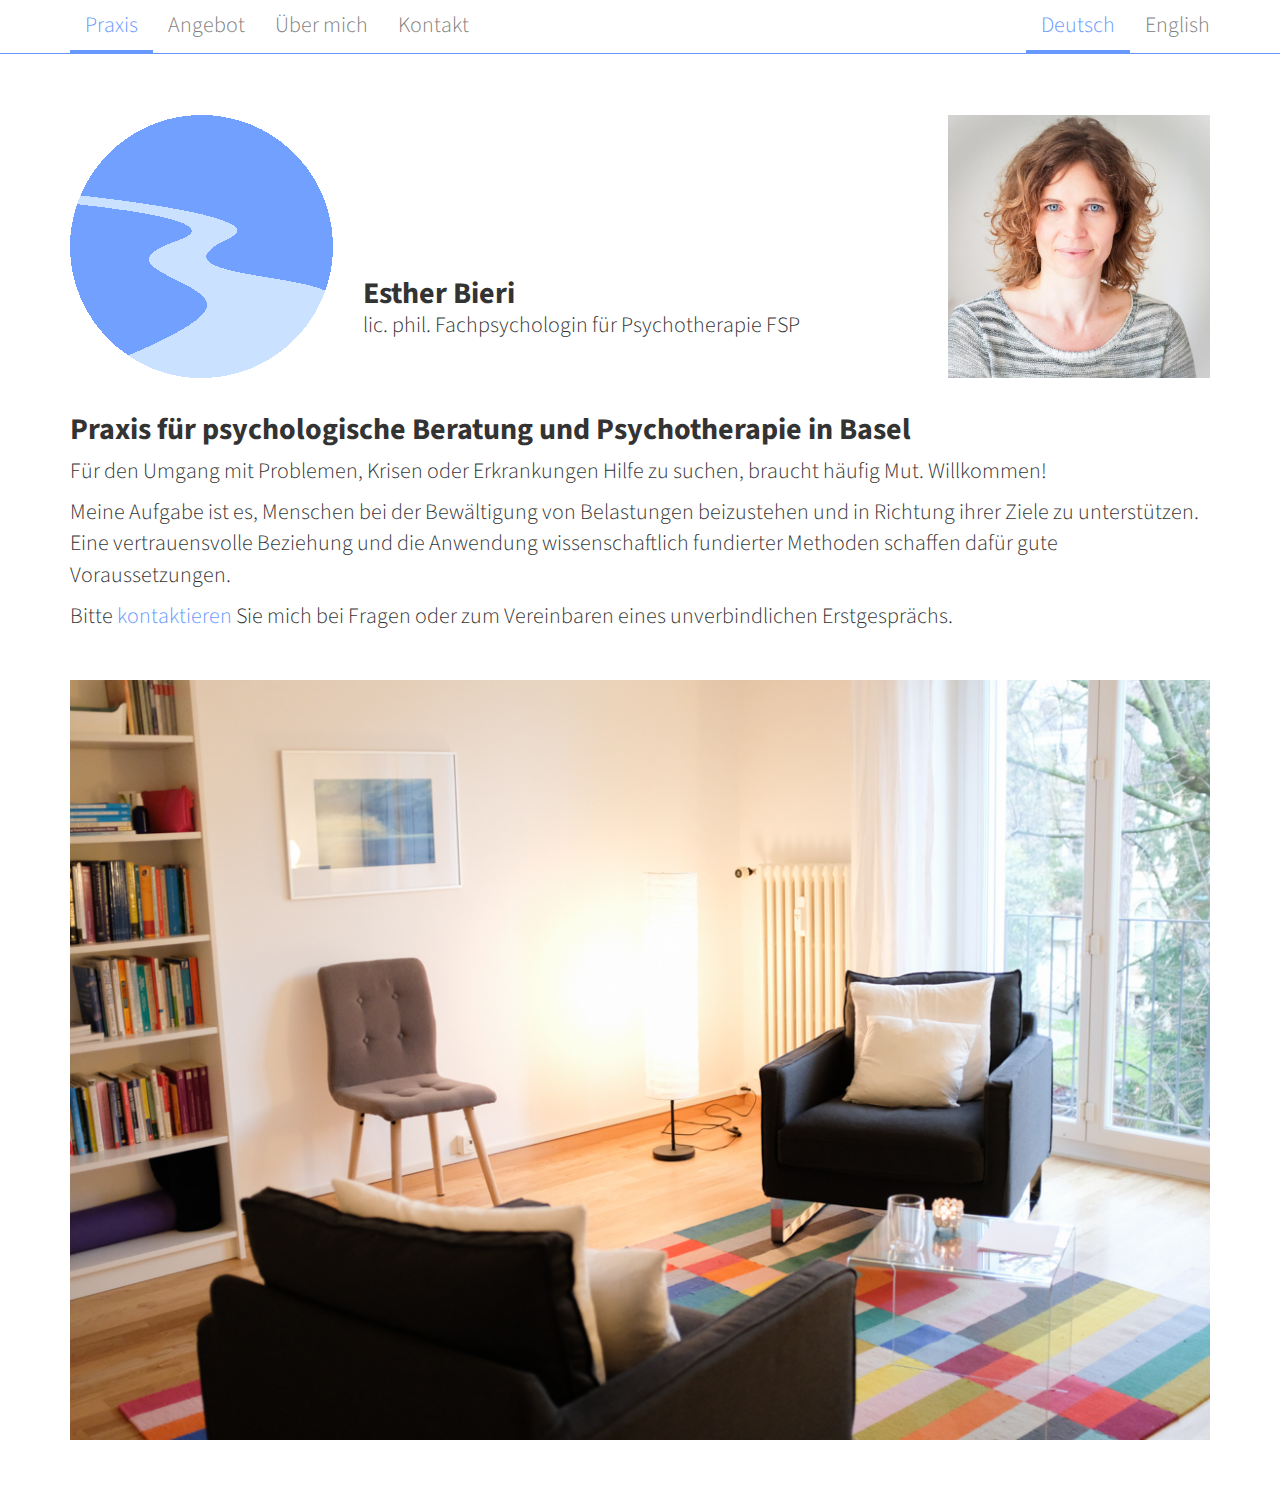
<file: index.html>
<!DOCTYPE html>
<html lang="de">
<head>
    <meta charset="utf-8">
    <meta http-equiv="X-UA-Compatible" content="IE=edge">
    <meta name="viewport" content="width=device-width, initial-scale=1">

    <link rel="icon" type="image/svg+xml" href="img/logo.svg">
    <link rel="apple-touch-icon image_src" href="apple-touch-icon.png">

    <title>Psychotherapie Esther Bieri | Basel</title>

    <link rel="alternate" hreflang="en" href="https://psychotherapie-bieri.ch/en/index.html"/>
    <link href="css/bootstrap-custom.css" rel="stylesheet">
    <link href="css/style.css" rel="stylesheet">
    <link href='https://fonts.googleapis.com/css?family=Source+Sans+Pro:700,400,300' rel='stylesheet' type='text/css'>
    <script type="application/ld+json">
        {
          "@context": "http://schema.org",
          "@type": "Organization",
          "url": "https://psychotherapie-bieri.ch",
          "legalName": "Esther Bieri",
          "description": "Praxis für psychologische Beratung und Psychotherapie",
          "telephone": "+41 79 323 3523",
          "email": "praxis@psychotherapie-bieri.ch",
          "address": {
            "@type": "PostalAddress",
            "streetAddress": "Steinenring 3",
            "addressLocality": "Basel",
            "postalCode": "4051"
          }
        }
    </script>

    <!-- HTML5 shim and Respond.js for IE8 support of HTML5 elements and media queries -->
    <!-- WARNING: Respond.js doesn't work if you view the page via file:// -->
    <!--[if lt IE 9]>
    <script src="https://oss.maxcdn.com/html5shiv/3.7.2/html5shiv.min.js"></script>
    <script src="https://oss.maxcdn.com/respond/1.4.2/respond.min.js"></script>
    <![endif]-->

</head>
<body>

<nav class="navbar navbar-inverse navbar-fixed-top">
    <div class="container">
        <div class="navbar-header">
            <img class="logo hidden-lg hidden-md hidden-sm" src="img/logo.svg"/>
            <button type="button" class="navbar-toggle collapsed" data-toggle="collapse" data-target="#navbar"
                    aria-expanded="false" aria-controls="navbar">
                <span class="icon-bar"></span>
                <span class="icon-bar"></span>
                <span class="icon-bar"></span>
            </button>
        </div>
        <div id="navbar" class="collapse navbar-collapse">
            <ul class="nav navbar-nav">
                <li class="active"><a href="#">Praxis</a></li>
                <li><a href="angebot.html">Angebot</a></li>
                <li><a href="about.html">Über mich</a></li>
                <li><a href="kontakt.html">Kontakt</a></li>
            </ul>
            <ul class="nav navbar-nav navbar-right">
                <li role="separator" class="divider"></li>
                <li class="active"><a href="#">Deutsch</a></li>
                <li><a href="en/index.html">English</a></li>
            </ul>
        </div>
    </div>
</nav>

<div class="container main">
    <div class="row">
        <img class="col-sm-3 col-sm-offset-0 hidden-xs" src="img/logo.svg"/>
        <div class="col-sm-6 col-xs-12">
            <div class="row">
                <!-- reactive vertical space -->
                <div class="hidden-md hidden-sm hidden-xs">&nbsp;</div>
                <div class="hidden-sm hidden-xs">&nbsp;</div>
                <div class="hidden-sm hidden-xs">&nbsp;</div>
                <div class="hidden-sm hidden-xs">&nbsp;</div>
                <div>&nbsp;</div>
                <h1 class="col-xs-12 name">Esther Bieri</h1>
                <div class="col-xs-12">lic. phil. Fachpsychologin für Psychotherapie FSP</div>
            </div>
        </div>
        <img class="col-sm-3 col-xs-12" src="img/esther-bieri.jpg"/>
    </div>
    <div class="row">
        <div class="col-xs-12">
            <h1>Praxis für psychologische Beratung und Psychotherapie in Basel</h1>
            <p>
                Für den Umgang mit Problemen, Krisen oder Erkrankungen Hilfe zu suchen, braucht häufig Mut. Willkommen!
            </p>
            <p>
                Meine Aufgabe ist es, Menschen bei der Bewältigung von Belastungen beizustehen und in Richtung ihrer
                Ziele zu unterstützen. Eine vertrauensvolle Beziehung und die Anwendung wissenschaftlich fundierter
                Methoden schaffen dafür gute Voraussetzungen.
            </p>
            <p>
                Bitte <a href="kontakt.html">kontaktieren</a> Sie mich bei Fragen oder zum Vereinbaren eines unverbindlichen Erstgesprächs.
            </p>
        </div>
        <img class="col-xs-12 margin-top-sm " src="img/room.jpg"/>
    </div>
</div>

<script src="js/jquery.min.js"></script>
<script src="js/bootstrap.min.js"></script>

</body>
</html>
</file>
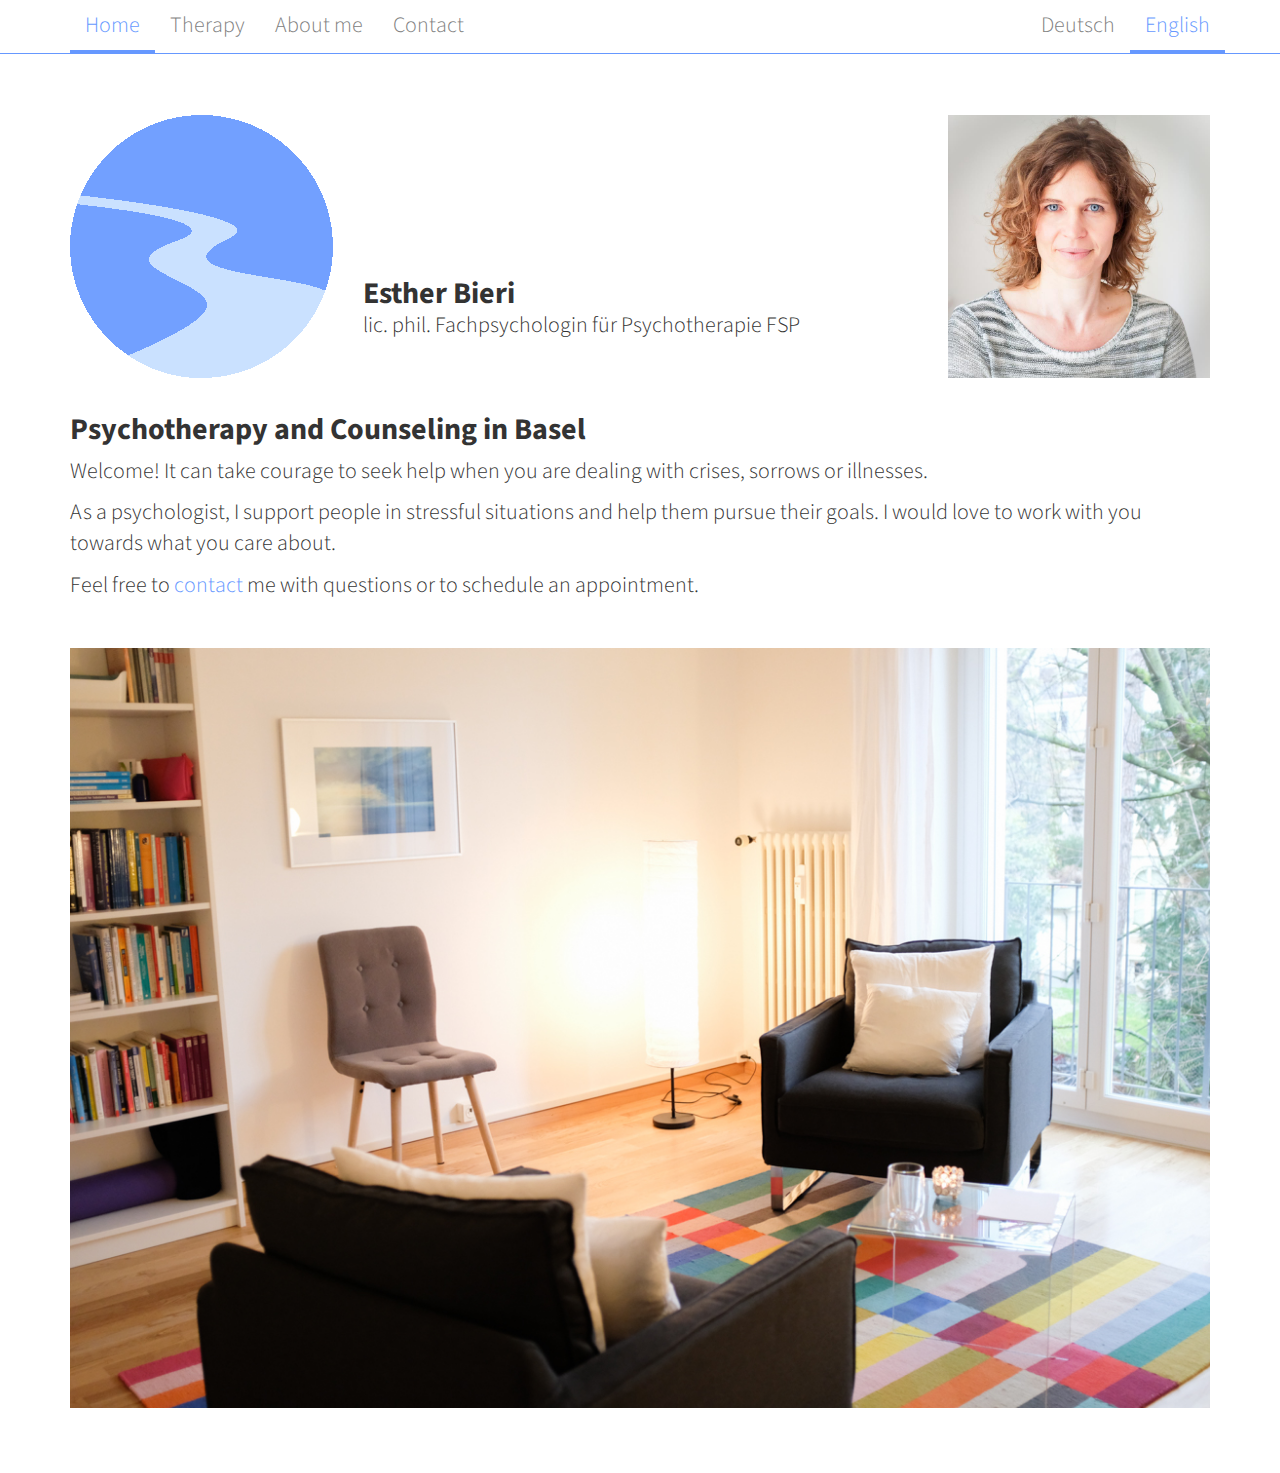
<file: en/index.html>
<!DOCTYPE html>
<html lang="en">
<head>
    <meta charset="utf-8">
    <meta http-equiv="X-UA-Compatible" content="IE=edge">
    <meta name="viewport" content="width=device-width, initial-scale=1">

    <link rel="icon" type="image/svg+xml" href="../img/logo.svg">
    <link rel="apple-touch-icon image_src" href="../apple-touch-icon.png">

    <title>Psychotherapy Esther Bieri | Basel</title>

    <link rel="alternate" hreflang="de" href="https://psychotherapie-bieri.ch/index.html"/>
    <link href="../css/bootstrap-custom.css" rel="stylesheet">
    <link href="../css/style.css" rel="stylesheet">
    <link href='https://fonts.googleapis.com/css?family=Source+Sans+Pro:700,400,300' rel='stylesheet' type='text/css'>
    <script type="application/ld+json">
        {
          "@context": "http://schema.org",
          "@type": "Organization",
          "url": "https://psychotherapie-bieri.ch",
          "legalName": "Esther Bieri",
          "description": "Psychotherapy and Counseling",
          "telephone": "+41 79 323 3523",
          "email": "praxis@psychotherapie-bieri.ch",
          "address": {
            "@type": "PostalAddress",
            "streetAddress": "Steinenring 3",
            "addressLocality": "Basel",
            "postalCode": "4051"
          }
        }
    </script>

    <!-- HTML5 shim and Respond.js for IE8 support of HTML5 elements and media queries -->
    <!-- WARNING: Respond.js doesn't work if you view the page via file:// -->
    <!--[if lt IE 9]>
    <script src="https://oss.maxcdn.com/html5shiv/3.7.2/html5shiv.min.js"></script>
    <script src="https://oss.maxcdn.com/respond/1.4.2/respond.min.js"></script>
    <![endif]-->

</head>
<body>

<nav class="navbar navbar-inverse navbar-fixed-top">
    <div class="container">
        <div class="navbar-header">
            <img class="logo hidden-lg hidden-md hidden-sm" src="../img/logo.svg"/>
            <button type="button" class="navbar-toggle collapsed" data-toggle="collapse" data-target="#navbar"
                    aria-expanded="false" aria-controls="navbar">
                <span class="icon-bar"></span>
                <span class="icon-bar"></span>
                <span class="icon-bar"></span>
            </button>
        </div>
        <div id="navbar" class="collapse navbar-collapse">
            <ul class="nav navbar-nav">
                <li class="active"><a href="#">Home</a></li>
                <li><a href="therapy.html">Therapy</a></li>
                <li><a href="about.html">About me</a></li>
                <li><a href="contact.html">Contact</a></li>
            </ul>
            <ul class="nav navbar-nav navbar-right">
                <li role="separator" class="divider"></li>
                <li><a href="../index.html">Deutsch</a></li>
                <li class="active"><a href="#">English</a></li>
            </ul>
        </div>
    </div>
</nav>

<div class="container main">
    <div class="row">
        <img class="col-sm-3 col-sm-offset-0 hidden-xs" src="../img/logo.svg"/>
        <div class="col-sm-6 col-xs-12">
            <div class="row">
                <!-- reactive vertical space -->
                <div class="hidden-md hidden-sm hidden-xs">&nbsp;</div>
                <div class="hidden-sm hidden-xs">&nbsp;</div>
                <div class="hidden-sm hidden-xs">&nbsp;</div>
                <div class="hidden-sm hidden-xs">&nbsp;</div>
                <div>&nbsp;</div>
                <h1 class="col-xs-12 name">Esther Bieri</h1>
                <div class="col-xs-12">lic. phil. Fachpsychologin für Psychotherapie FSP</div>
            </div>
        </div>
        <img class="col-sm-3 col-xs-12" src="../img/esther-bieri.jpg"/>
    </div>
    <div class="row">
        <div class="col-xs-12">
            <h1>Psychotherapy and Counseling in Basel</h1>
            <p>
                Welcome! It can take courage to seek help when you are dealing with crises, sorrows or illnesses.
            </p>
            <p>
                As a psychologist, I support people in stressful situations and help them pursue their goals. I would
                love to work with you towards what you care about.
            </p>
            <p>
                Feel free to <a href="contact.html">contact</a> me with questions or to schedule an appointment.
            </p>
        </div>
        <img class="col-xs-12 margin-top-sm " src="../img/room.jpg"/>
    </div>
</div>

<script src="../js/jquery.min.js"></script>
<script src="../js/bootstrap.min.js"></script>

</body>
</html>
</file>
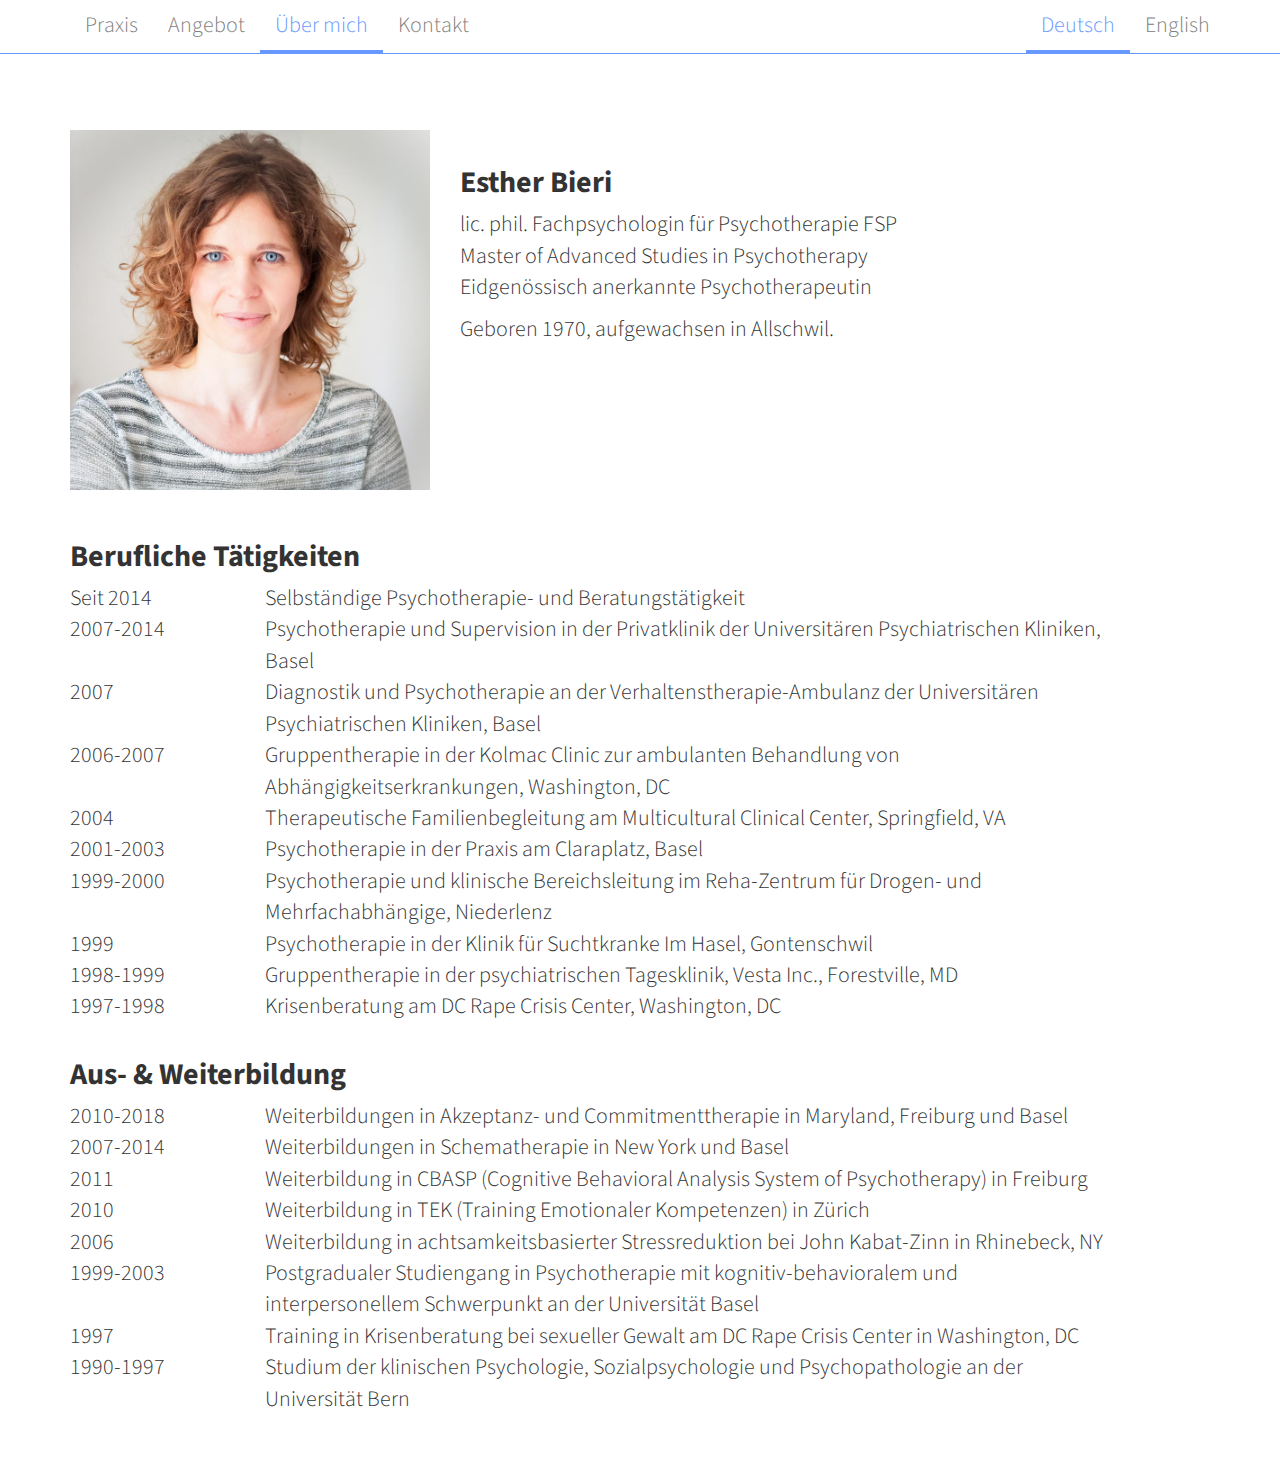
<file: about.html>
<!DOCTYPE html>
<html lang="de">
<head>
    <meta charset="utf-8">
    <meta http-equiv="X-UA-Compatible" content="IE=edge">
    <meta name="viewport" content="width=device-width, initial-scale=1">

    <link rel="icon" type="image/svg+xml" href="img/logo.svg">
    <link rel="apple-touch-icon image_src" href="apple-touch-icon.png">

    <title>Psychotherapie Esther Bieri | Über mich</title>

    <link rel="alternate" hreflang="en" href="https://psychotherapie-bieri.ch/en/about.html"/>
    <link href="css/bootstrap-custom.css" rel="stylesheet">
    <link href="css/style.css" rel="stylesheet">
    <link href='https://fonts.googleapis.com/css?family=Source+Sans+Pro:700,400,300' rel='stylesheet' type='text/css'>

    <!-- HTML5 shim and Respond.js for IE8 support of HTML5 elements and media queries -->
    <!-- WARNING: Respond.js doesn't work if you view the page via file:// -->
    <!--[if lt IE 9]>
    <script src="https://oss.maxcdn.com/html5shiv/3.7.2/html5shiv.min.js"></script>
    <script src="https://oss.maxcdn.com/respond/1.4.2/respond.min.js"></script>
    <![endif]-->

</head>
<body>

<nav class="navbar navbar-inverse navbar-fixed-top">
    <div class="container">
        <div class="navbar-header">
            <a href="index.html"><img  class="logo hidden-lg hidden-md hidden-sm" src="img/logo.svg"/></a>
            <button type="button" class="navbar-toggle collapsed" data-toggle="collapse" data-target="#navbar"
                    aria-expanded="false" aria-controls="navbar">
                <span class="icon-bar"></span>
                <span class="icon-bar"></span>
                <span class="icon-bar"></span>
            </button>
        </div>
        <div id="navbar" class="collapse navbar-collapse">
            <ul class="nav navbar-nav">
                <li><a href="index.html">Praxis</a></li>
                <li><a href="angebot.html">Angebot</a></li>
                <li class="active"><a href="#">Über mich</a></li>
                <li><a href="kontakt.html">Kontakt</a></li>
            </ul>
            <ul class="nav navbar-nav navbar-right">
                <li role="separator" class="divider"></li>
                <li class="active"><a href="#">Deutsch</a></li>
                <li><a href="en/about.html">English</a></li>
            </ul>
        </div>
    </div>
</nav>

<div class="container main">
    <div class="row section">
        <img class="col-lg-4 col-sm-6 col-xs-12" src="img/esther-bieri.jpg"/>
        <div class="col-lg-8 col-sm-6 col-xs-12">
            <!-- reactive vertical space -->
            <div class="hidden-md hidden-sm hidden-xs">&nbsp;</div>
            <h1>Esther&nbsp;Bieri</h1>
            <p>lic. phil. Fachpsychologin für Psychotherapie FSP<br/>
                Master of Advanced Studies in Psychotherapy<br/>
                Eidgenössisch anerkannte Psychotherapeutin<br/>
            </p>
            <p>Geboren 1970, aufgewachsen in Allschwil.</p>
        </div>
    </div>
    <div class="row section">
        <div class="col-xs-12">
            <h1>Berufliche Tätigkeiten</h1>
        </div>
    </div>
    <div class="row">
        <div class="col-lg-2 col-xs-3">Seit 2014</div>
        <div class="col-xs-9">Selbständige Psychotherapie- und Beratungstätigkeit</div>
    </div>
    <div class="row">
        <div class="col-lg-2 col-xs-3">2007-2014</div>
        <div class="col-xs-9">Psychotherapie und Supervision in der Privatklinik der Universitären Psychiatrischen
            Kliniken, Basel
        </div>
    </div>
    <div class="row">
        <div class="col-lg-2 col-xs-3">2007</div>
        <div class="col-xs-9">
            Diagnostik und Psychotherapie an der Verhaltenstherapie-Ambulanz der Universitären Psychiatrischen Kliniken, Basel
        </div>
    </div>
    <div class="row">
        <div class="col-lg-2 col-xs-3">2006-2007</div>
        <div class="col-xs-9">
            Gruppentherapie in der Kolmac Clinic zur ambulanten Behandlung von Abhängigkeitserkrankungen, Washington, DC
        </div>
    </div>
    <div class="row">
        <div class="col-lg-2 col-xs-3">2004</div>
        <div class="col-xs-9">
            Therapeutische Familienbegleitung am Multicultural Clinical Center, Springfield, VA
        </div>
    </div>
    <div class="row">
        <div class="col-lg-2 col-xs-3">2001-2003</div>
        <div class="col-xs-9">Psychotherapie in der Praxis am Claraplatz, Basel</div>
    </div>
    <div class="row">
        <div class="col-lg-2 col-xs-3">1999-2000</div>
        <div class="col-xs-9">Psychotherapie und klinische Bereichsleitung im Reha-Zentrum für Drogen-
            und Mehrfachabhängige, Niederlenz
        </div>
    </div>
    <div class="row">
        <div class="col-lg-2 col-xs-3">1999</div>
        <div class="col-xs-9">Psychotherapie in der Klinik für Suchtkranke Im Hasel, Gontenschwil</div>
    </div>
    <div class="row">
        <div class="col-lg-2 col-xs-3">1998-1999</div>
        <div class="col-xs-9">Gruppentherapie in der psychiatrischen Tagesklinik, Vesta Inc., Forestville, MD</div>
    </div>
    <div class="row">
        <div class="col-lg-2 col-xs-3">1997-1998</div>
        <div class="col-xs-9">Krisenberatung am DC Rape Crisis Center, Washington, DC</div>
    </div>
    <div class="row section">
        <div class="col-xs-12">
            <h1>Aus- & Weiterbildung</h1>
        </div>
    </div>
    <div class="row">
        <div class="col-lg-2 col-xs-3">2010-2018</div>
        <div class="col-xs-9">Weiterbildungen in Akzeptanz- und Commitmenttherapie in Maryland, Freiburg und Basel</div>
    </div>
    <div class="row">
        <div class="col-lg-2 col-xs-3">2007-2014</div>
        <div class="col-xs-9">Weiterbildungen in Schematherapie in New York und Basel</div>
    </div>
    <div class="row">
        <div class="col-lg-2 col-xs-3">2011</div>
        <div class="col-xs-9">
            Weiterbildung in CBASP (Cognitive Behavioral Analysis System of Psychotherapy) in Freiburg
        </div>
    </div>
    <div class="row">
        <div class="col-lg-2 col-xs-3">2010</div>
        <div class="col-xs-9">
            Weiterbildung in TEK (Training Emotionaler Kompetenzen) in Zürich
        </div>
    </div>
    <div class="row">
        <div class="col-lg-2 col-xs-3">2006</div>
        <div class="col-xs-9">Weiterbildung in achtsamkeitsbasierter Stressreduktion bei John Kabat-Zinn in
            Rhinebeck, NY
        </div>
    </div>
    <div class="row">
        <div class="col-lg-2 col-xs-3">1999-2003</div>
        <div class="col-xs-9">Postgradualer Studiengang in Psychotherapie mit kognitiv-behavioralem und interpersonellem
            Schwerpunkt an der Universität Basel
        </div>
    </div>
    <div class="row">
        <div class="col-lg-2 col-xs-3">1997</div>
        <div class="col-xs-9">Training in Krisenberatung bei sexueller Gewalt am DC Rape Crisis Center in Washington,
            DC
        </div>
    </div>
    <div class="row">
        <div class="col-lg-2 col-xs-3">1990-1997</div>
        <div class="col-xs-9">Studium der klinischen Psychologie, Sozialpsychologie und Psychopathologie an der
            Universität Bern
        </div>
    </div>
</div>

<script src="js/jquery.min.js"></script>
<script src="js/bootstrap.min.js"></script>

</body>
</html>
</file>
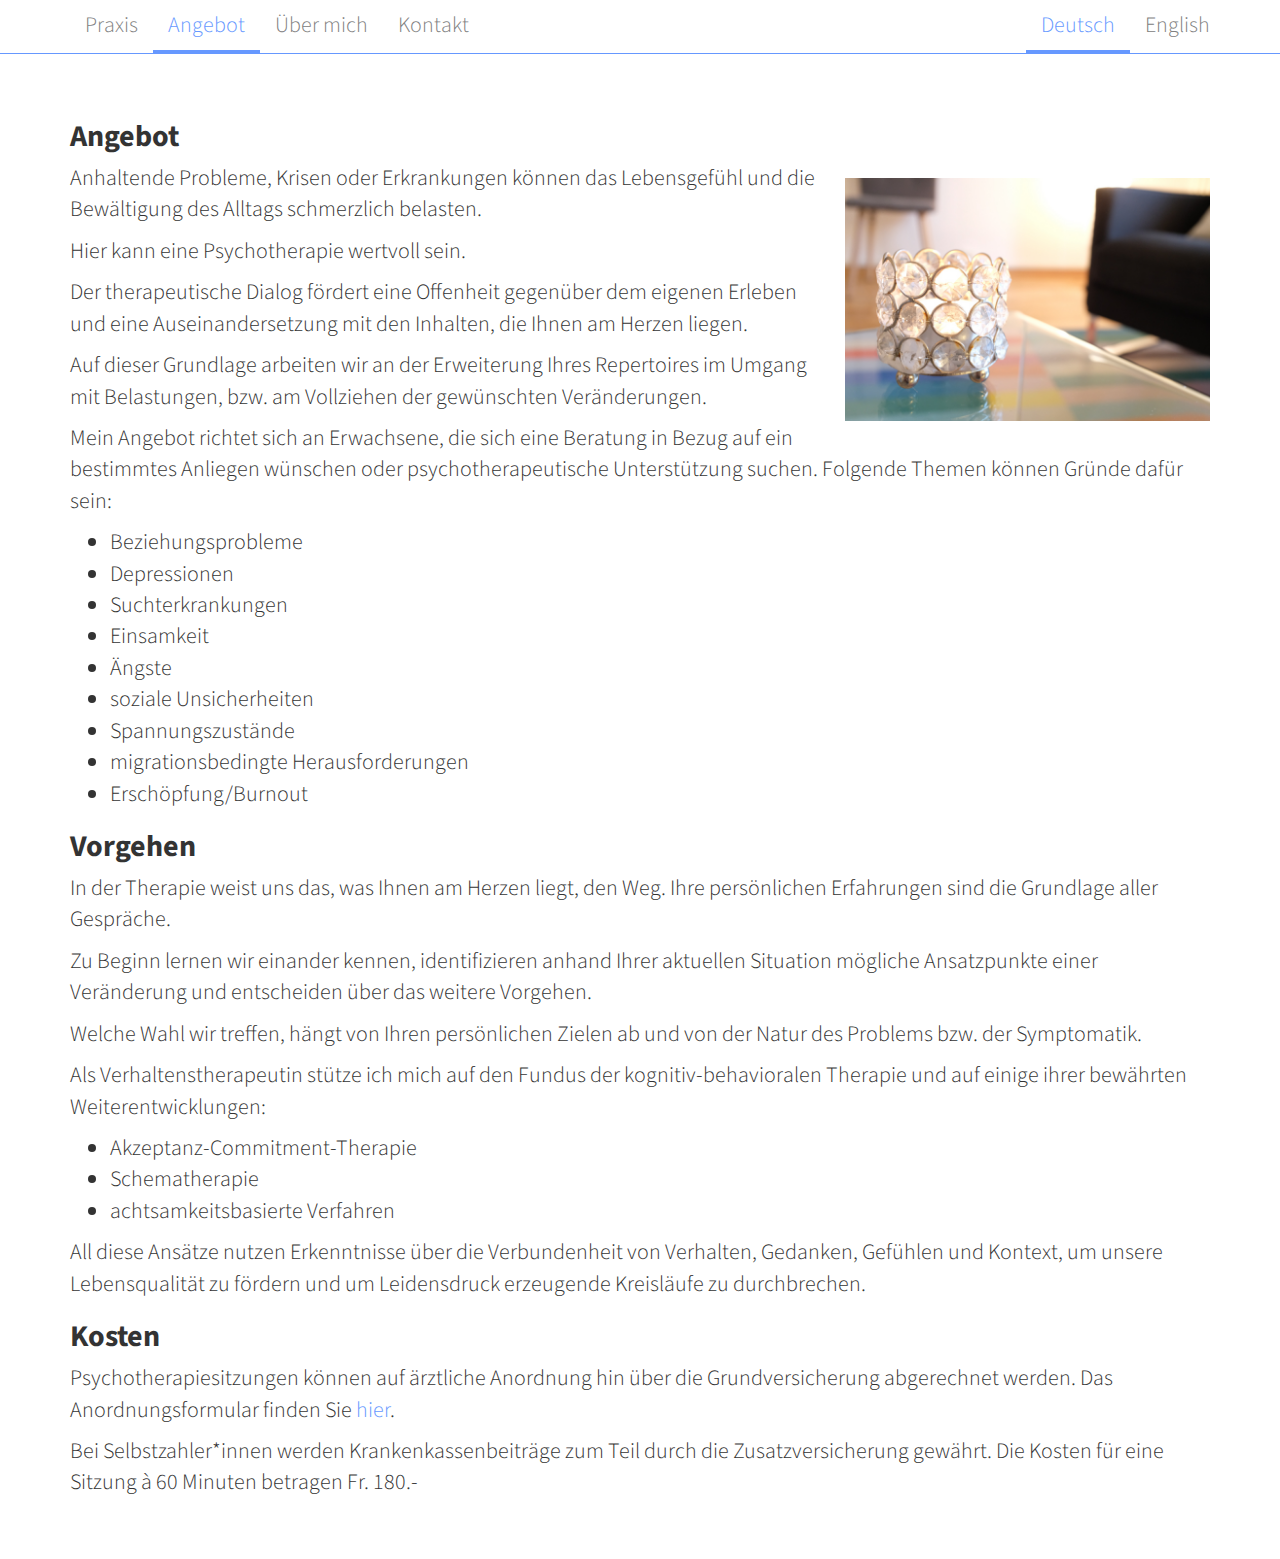
<file: angebot.html>
<!DOCTYPE html>
<html lang="de">
<head>
    <meta charset="utf-8">
    <meta http-equiv="X-UA-Compatible" content="IE=edge">
    <meta name="viewport" content="width=device-width, initial-scale=1">

    <link rel="apple-touch-icon" sizes="180x180" href="/apple-touch-icon.png">
    <link rel="icon" type="image/png" sizes="32x32" href="/favicon-32x32.png">
    <link rel="icon" type="image/png" sizes="16x16" href="/favicon-16x16.png">
    <link rel="manifest" href="/site.webmanifest">
    <link rel="mask-icon" href="/safari-pinned-tab.svg" color="#6698ff">
    <meta name="msapplication-TileColor" content="#000000">
    <meta name="theme-color" content="#ffffff">

    <title>Psychotherapie Esther Bieri | Angebot</title>

    <link rel="alternate" hreflang="en" href="https://psychotherapie-bieri.ch/en/therapy.html"/>
    <link href="css/bootstrap-custom.css" rel="stylesheet">
    <link href="css/style.css" rel="stylesheet">
    <link href='https://fonts.googleapis.com/css?family=Source+Sans+Pro:700,400,300' rel='stylesheet' type='text/css'>

    <!-- HTML5 shim and Respond.js for IE8 support of HTML5 elements and media queries -->
    <!-- WARNING: Respond.js doesn't work if you view the page via file:// -->
    <!--[if lt IE 9]>
    <script src="https://oss.maxcdn.com/html5shiv/3.7.2/html5shiv.min.js"></script>
    <script src="https://oss.maxcdn.com/respond/1.4.2/respond.min.js"></script>
    <![endif]-->

</head>
<body>

<nav class="navbar navbar-inverse navbar-fixed-top">
    <div class="container">
        <div class="navbar-header">
            <a href="index.html"><img  class="logo hidden-lg hidden-md hidden-sm" src="img/logo.svg"/></a>
            <button type="button" class="navbar-toggle collapsed" data-toggle="collapse" data-target="#navbar"
                    aria-expanded="false" aria-controls="navbar">
                <span class="icon-bar"></span>
                <span class="icon-bar"></span>
                <span class="icon-bar"></span>
            </button>
        </div>
        <div id="navbar" class="collapse navbar-collapse">
            <ul class="nav navbar-nav">
                <li><a href="index.html">Praxis</a></li>
                <li class="active"><a href="#">Angebot</a></li>
                <li><a href="about.html">Über mich</a></li>
                <li><a href="kontakt.html">Kontakt</a></li>
            </ul>
            <ul class="nav navbar-nav navbar-right">
                <li role="separator" class="divider"></li>
                <li class="active"><a href="#">Deutsch</a></li>
                <li><a href="en/therapy.html">English</a></li>
            </ul>
        </div>
    </div>
</nav>

<div class="container main">
    <div class="row">
        <h1 class="col-xs-12">Angebot</h1>
        <div class="col-xs-12">
            <!-- using visibility to work around not wanting to pull-right in xs -->
            <img class="no-left-padding no-right-padding hidden-lg hidden-md hidden-sm col-xs-12" src="img/candle.jpg"/>
            <img class="no-right-padding hidden-xs col-lg-4 col-md-5 col-sm-6 pull-right" src="img/candle.jpg"/>
        <p>
            Anhaltende Probleme, Krisen oder Erkrankungen können das Lebensgefühl und die Bewältigung
            des Alltags schmerzlich belasten.
        </p>
        <p>Hier kann eine Psychotherapie wertvoll sein.</p>
        <p>
            Der therapeutische Dialog fördert eine Offenheit gegenüber dem eigenen Erleben und eine
            Auseinandersetzung mit den Inhalten, die Ihnen am Herzen liegen.
        </p>
        <p>
            Auf dieser Grundlage arbeiten wir an der Erweiterung Ihres Repertoires im Umgang mit Belastungen, bzw.
            am Vollziehen der gewünschten Veränderungen.
        </p>
        <p>
            Mein Angebot richtet sich an Erwachsene, die sich eine Beratung in Bezug auf ein bestimmtes Anliegen wünschen
            oder psychotherapeutische Unterstützung suchen. Folgende Themen können Gründe dafür sein:
        </p>
        <ul>
            <li>Beziehungsprobleme</li>
            <li>Depressionen</li>
            <li>Suchterkrankungen</li>
            <li>Einsamkeit</li>
            <li>Ängste</li>
            <li>soziale Unsicherheiten</li>
            <li>Spannungszustände</li>
            <li>migrationsbedingte Herausforderungen</li>
            <li>Erschöpfung/Burnout</li>
        </ul>
        <h1>Vorgehen</h1>
        <p>
            In der Therapie weist uns das, was Ihnen am Herzen liegt, den Weg. Ihre persönlichen Erfahrungen sind
            die Grundlage aller Gespräche.
        </p>
        <p>
            Zu Beginn lernen wir einander kennen, identifizieren anhand Ihrer aktuellen Situation
            mögliche Ansatzpunkte einer Veränderung und entscheiden über das weitere Vorgehen.
        </p>
        <p>
            Welche Wahl wir treffen, hängt von Ihren persönlichen Zielen ab und von der Natur des Problems bzw. der
            Symptomatik.
        </p>
        <p>
            Als Verhaltenstherapeutin stütze ich mich auf den Fundus der kognitiv-behavioralen Therapie und auf einige
            ihrer bewährten Weiterentwicklungen:
        </p>
        <ul>
            <li>Akzeptanz-Commitment-Therapie</li>
            <li>Schematherapie</li>
            <li>achtsamkeitsbasierte Verfahren</li>
        </ul>
        <p>
            All diese Ansätze nutzen Erkenntnisse über die Verbundenheit von Verhalten, Gedanken, Gefühlen und Kontext,
            um unsere Lebensqualität zu fördern und um Leidensdruck erzeugende Kreisläufe zu durchbrechen.
        </p>
        <h1>Kosten</h1>
        <p>
            Psychotherapiesitzungen können auf ärztliche Anordnung hin über die Grundversicherung
            abgerechnet werden. Das Anordnungsformular finden Sie <a href="Anordnungsformular.pdf">hier</a>.
        </p>    
        <p>
            Bei Selbstzahler*innen werden Krankenkassenbeiträge zum Teil durch die
            Zusatzversicherung gewährt. Die Kosten für eine Sitzung à 60 Minuten betragen Fr. 180.-
        </p>    

    </div>
</div>
</div>

<script src="js/jquery.min.js"></script>
<script src="js/bootstrap.min.js"></script>

</body>
</html>
</file>
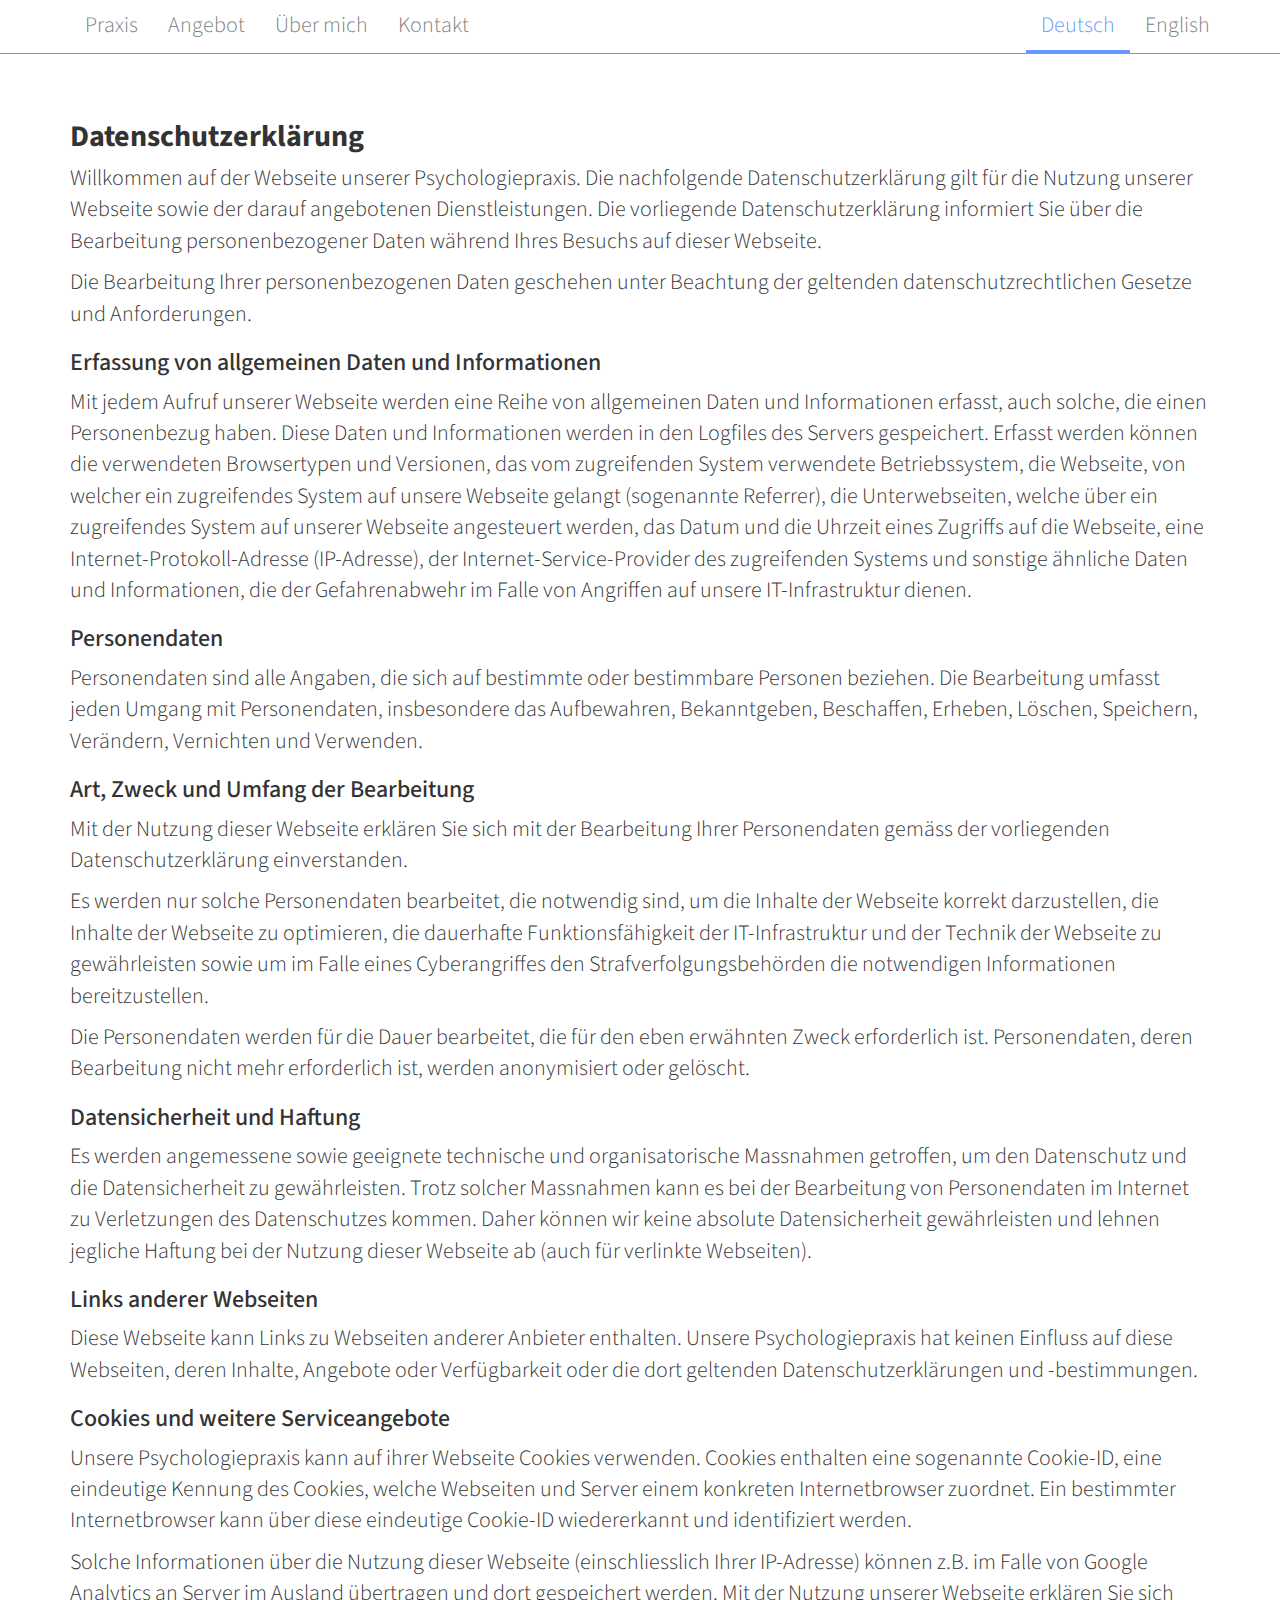
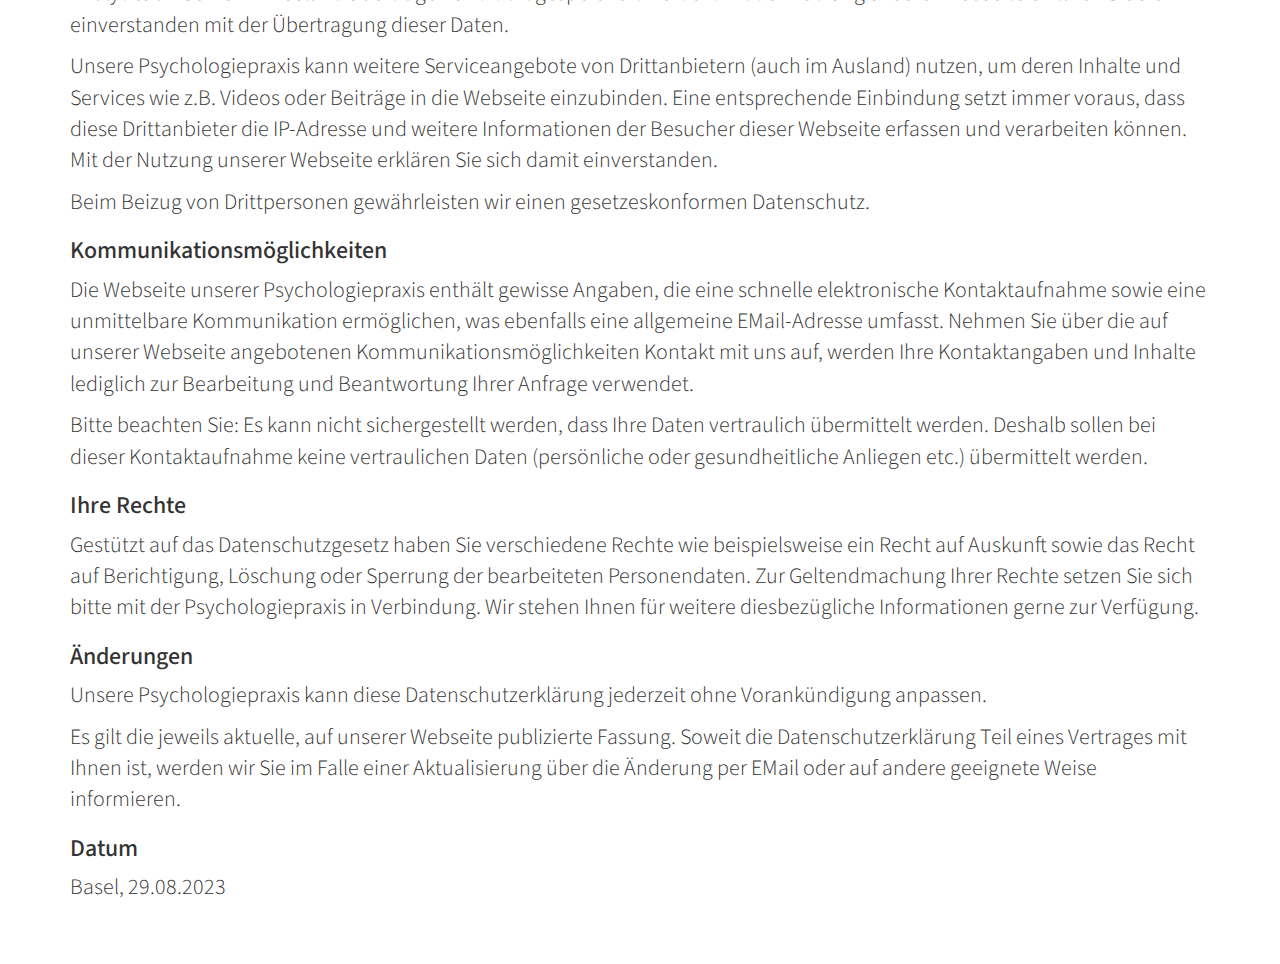
<file: datenschutz.html>
<!DOCTYPE html>
<html lang="de">
<head>
    <meta charset="utf-8">
    <meta http-equiv="X-UA-Compatible" content="IE=edge">
    <meta name="viewport" content="width=device-width, initial-scale=1">

    <link rel="apple-touch-icon" sizes="180x180" href="/apple-touch-icon.png">
    <link rel="icon" type="image/png" sizes="32x32" href="/favicon-32x32.png">
    <link rel="icon" type="image/png" sizes="16x16" href="/favicon-16x16.png">
    <link rel="manifest" href="/site.webmanifest">
    <link rel="mask-icon" href="/safari-pinned-tab.svg" color="#6698ff">
    <meta name="msapplication-TileColor" content="#000000">
    <meta name="theme-color" content="#ffffff">

    <title>Psychotherapie Esther Bieri | Datenschuterkl&auml;rung</title>

    <link rel="alternate" hreflang="en" href="https://psychotherapie-bieri.ch/en/privacy.html"/>
    <link href="css/bootstrap-custom.css" rel="stylesheet">
    <link href="css/style.css" rel="stylesheet">
    <link href='https://fonts.googleapis.com/css?family=Source+Sans+Pro:700,400,300' rel='stylesheet' type='text/css'>
    <script type="application/ld+json">
        {
          "@context": "http://schema.org",
          "@type": "Organization",
          "url": "https://psychotherapie-bieri.ch",
          "legalName": "Esther Bieri",
          "description": "Praxis für psychologische Beratung und Psychotherapie",
          "telephone": "+41 79 323 3523",
          "email": "praxis@psychotherapie-bieri.ch",
          "address": {
            "@type": "PostalAddress",
            "streetAddress": "Steinenring 3",
            "addressLocality": "Basel",
            "postalCode": "4051"
          }
        }
    </script>

    <!-- HTML5 shim and Respond.js for IE8 support of HTML5 elements and media queries -->
    <!-- WARNING: Respond.js doesn't work if you view the page via file:// -->
    <!--[if lt IE 9]>
    <script src="https://oss.maxcdn.com/html5shiv/3.7.2/html5shiv.min.js"></script>
    <script src="https://oss.maxcdn.com/respond/1.4.2/respond.min.js"></script>
    <![endif]-->

</head>
<body>

<nav class="navbar navbar-inverse navbar-fixed-top">
    <div class="container">
        <div class="navbar-header">
            <img class="logo hidden-lg hidden-md hidden-sm" src="img/logo.svg"/>
            <button type="button" class="navbar-toggle collapsed" data-toggle="collapse" data-target="#navbar"
                    aria-expanded="false" aria-controls="navbar">
                <span class="icon-bar"></span>
                <span class="icon-bar"></span>
                <span class="icon-bar"></span>
            </button>
        </div>
        <div id="navbar" class="collapse navbar-collapse">
            <ul class="nav navbar-nav">
                <li><a href="index.html">Praxis</a></li>
                <li><a href="angebot.html">Angebot</a></li>
                <li><a href="about.html">Über mich</a></li>
                <li><a href="kontakt.html">Kontakt</a></li>
            </ul>
            <ul class="nav navbar-nav navbar-right">
                <li role="separator" class="divider"></li>
                <li class="active"><a href="#">Deutsch</a></li>
                <li><a href="en/privacy.html">English</a></li>
            </ul>
        </div>
    </div>
</nav>

<div class="container main">
    <div class="row">
        <div class="col-xs-12">
            <h2>Datenschutzerkl&auml;rung</h2>
            <p>Willkommen auf der Webseite unserer Psychologiepraxis. Die nachfolgende Datenschutzerklärung gilt für die Nutzung unserer Webseite sowie der darauf angebotenen Dienstleistungen. Die vorliegende Datenschutzerklärung informiert Sie über die Bearbeitung personenbezogener Daten während Ihres Besuchs auf dieser Webseite.  </p>
            <p>Die Bearbeitung Ihrer personenbezogenen Daten geschehen unter Beachtung der geltenden datenschutzrechtlichen Gesetze und Anforderungen.  </p>
            <h3>Erfassung von allgemeinen Daten und Informationen</h3>  
            <p>Mit jedem Aufruf unserer Webseite werden eine Reihe von allgemeinen Daten und Informationen erfasst, auch solche, die einen Personenbezug haben.         Diese Daten und Informationen werden in den Logfiles des Servers gespeichert. Erfasst werden können die verwendeten Browsertypen und Versionen, das         vom zugreifenden System verwendete Betriebssystem, die Webseite, von welcher ein zugreifendes System auf unsere Webseite gelangt (sogenannte         Referrer), die Unterwebseiten, welche über ein zugreifendes System auf unserer Webseite angesteuert werden, das Datum und die Uhrzeit eines Zugriffs         auf die Webseite, eine Internet-Protokoll-Adresse (IP-Adresse), der Internet-Service-Provider des zugreifenden Systems und sonstige ähnliche Daten         und Informationen, die der Gefahrenabwehr im Falle von Angriffen auf unsere IT-Infrastruktur dienen. </p>
            <h3>Personendaten</h3>
            <p>Personendaten sind alle Angaben, die sich auf bestimmte oder bestimmbare Personen beziehen. Die Bearbeitung umfasst jeden Umgang mit Personendaten,         insbesondere das Aufbewahren, Bekanntgeben, Beschaffen, Erheben, Löschen, Speichern, Verändern, Vernichten und Verwenden. </p>
            <h3>Art, Zweck und Umfang der Bearbeitung</h3> 
            <p>Mit der Nutzung dieser Webseite erklären Sie sich mit der Bearbeitung Ihrer Personendaten gemäss der vorliegenden Datenschutzerklärung         einverstanden. </p>
            <p>Es werden nur solche Personendaten bearbeitet, die notwendig sind, um die Inhalte der Webseite korrekt darzustellen, die Inhalte der Webseite zu         optimieren, die dauerhafte Funktionsfähigkeit der IT-Infrastruktur und der Technik der Webseite zu gewährleisten sowie um im Falle eines         Cyberangriffes den Strafverfolgungsbehörden die notwendigen Informationen bereitzustellen. </p>
            <p>Die Personendaten werden für die Dauer bearbeitet, die für den eben erwähnten Zweck erforderlich ist. Personendaten, deren Bearbeitung nicht mehr         erforderlich ist, werden anonymisiert oder gelöscht.  </p>
            <h3>Datensicherheit und Haftung</h3> 
            <p>Es werden angemessene sowie geeignete technische und organisatorische Massnahmen getroffen, um den Datenschutz und die Datensicherheit zu         gewährleisten. Trotz solcher Massnahmen kann es bei der Bearbeitung von Personendaten im Internet zu Verletzungen des Datenschutzes kommen. Daher         können wir keine absolute Datensicherheit gewährleisten und lehnen jegliche Haftung bei der Nutzung dieser Webseite ab (auch für verlinkte         Webseiten). </p>
             
             
            <h3>Links anderer Webseiten </h3>
            <p>Diese Webseite kann Links zu Webseiten anderer Anbieter enthalten. Unsere Psychologiepraxis hat keinen Einfluss auf diese Webseiten, deren Inhalte,         Angebote oder Verfügbarkeit oder die dort geltenden Datenschutzerklärungen und -bestimmungen.  </p>
            <h3>Cookies und weitere Serviceangebote  </h3>
            <p>Unsere Psychologiepraxis kann auf ihrer Webseite Cookies verwenden. Cookies enthalten eine sogenannte Cookie-ID, eine eindeutige Kennung des         Cookies, welche Webseiten und Server einem konkreten Internetbrowser zuordnet. Ein bestimmter Internetbrowser kann über diese eindeutige Cookie-ID         wiedererkannt und identifiziert werden.  </p>
            <p>Solche Informationen über die Nutzung dieser Webseite (einschliesslich Ihrer IP-Adresse) können z.B. im Falle von Google Analytics an Server im         Ausland übertragen und dort gespeichert werden. Mit der Nutzung unserer Webseite erklären Sie sich einverstanden mit der Übertragung dieser Daten. </p>
            <p>Unsere Psychologiepraxis kann weitere Serviceangebote von Drittanbietern (auch im Ausland) nutzen, um deren Inhalte und Services wie z.B. Videos         oder Beiträge in die Webseite einzubinden. Eine entsprechende Einbindung setzt immer voraus, dass diese Drittanbieter die IP-Adresse und weitere         Informationen der Besucher dieser Webseite erfassen und verarbeiten können. Mit der Nutzung unserer Webseite erklären Sie sich damit einverstanden.  </p>
            <p>Beim Beizug von Drittpersonen gewährleisten wir einen gesetzeskonformen Datenschutz.    </p>
            <h3>Kommunikationsmöglichkeiten  </h3>
            <p>Die Webseite unserer Psychologiepraxis enthält gewisse Angaben, die eine schnelle elektronische Kontaktaufnahme sowie eine unmittelbare         Kommunikation ermöglichen, was ebenfalls eine allgemeine EMail-Adresse umfasst. Nehmen Sie über die auf unserer Webseite angebotenen         Kommunikationsmöglichkeiten Kontakt mit uns auf, werden Ihre Kontaktangaben und Inhalte lediglich zur Bearbeitung und Beantwortung Ihrer Anfrage         verwendet. </p>
            <p>Bitte beachten Sie: Es kann nicht sichergestellt werden, dass Ihre Daten vertraulich übermittelt werden. Deshalb sollen bei dieser Kontaktaufnahme         keine vertraulichen Daten (persönliche oder gesundheitliche Anliegen etc.) übermittelt werden.  </p>
            <h3>Ihre Rechte </h3>
            <p>Gestützt auf das Datenschutzgesetz haben Sie verschiedene Rechte wie beispielsweise ein Recht auf Auskunft sowie das Recht auf Berichtigung,         Löschung oder Sperrung der bearbeiteten Personendaten. Zur Geltendmachung Ihrer Rechte setzen Sie sich bitte mit der Psychologiepraxis in         Verbindung. Wir stehen Ihnen für weitere diesbezügliche Informationen gerne zur Verfügung. </p>
            <h3>Änderungen  </h3>
            <p>Unsere Psychologiepraxis kann diese Datenschutzerklärung jederzeit ohne Vorankündigung anpassen. </p>
            <p>Es gilt die jeweils aktuelle, auf unserer Webseite publizierte Fassung. Soweit die Datenschutzerklärung Teil eines Vertrages mit Ihnen ist, werden         wir Sie im Falle einer Aktualisierung über die Änderung per EMail oder auf andere geeignete Weise informieren. </p>
            <h3>Datum </h3>
            <p>Basel, 29.08.2023</p>
        </div>
    </div>
</div>

<script src="js/jquery.min.js"></script>
<script src="js/bootstrap.min.js"></script>

</body>
</html>
</file>
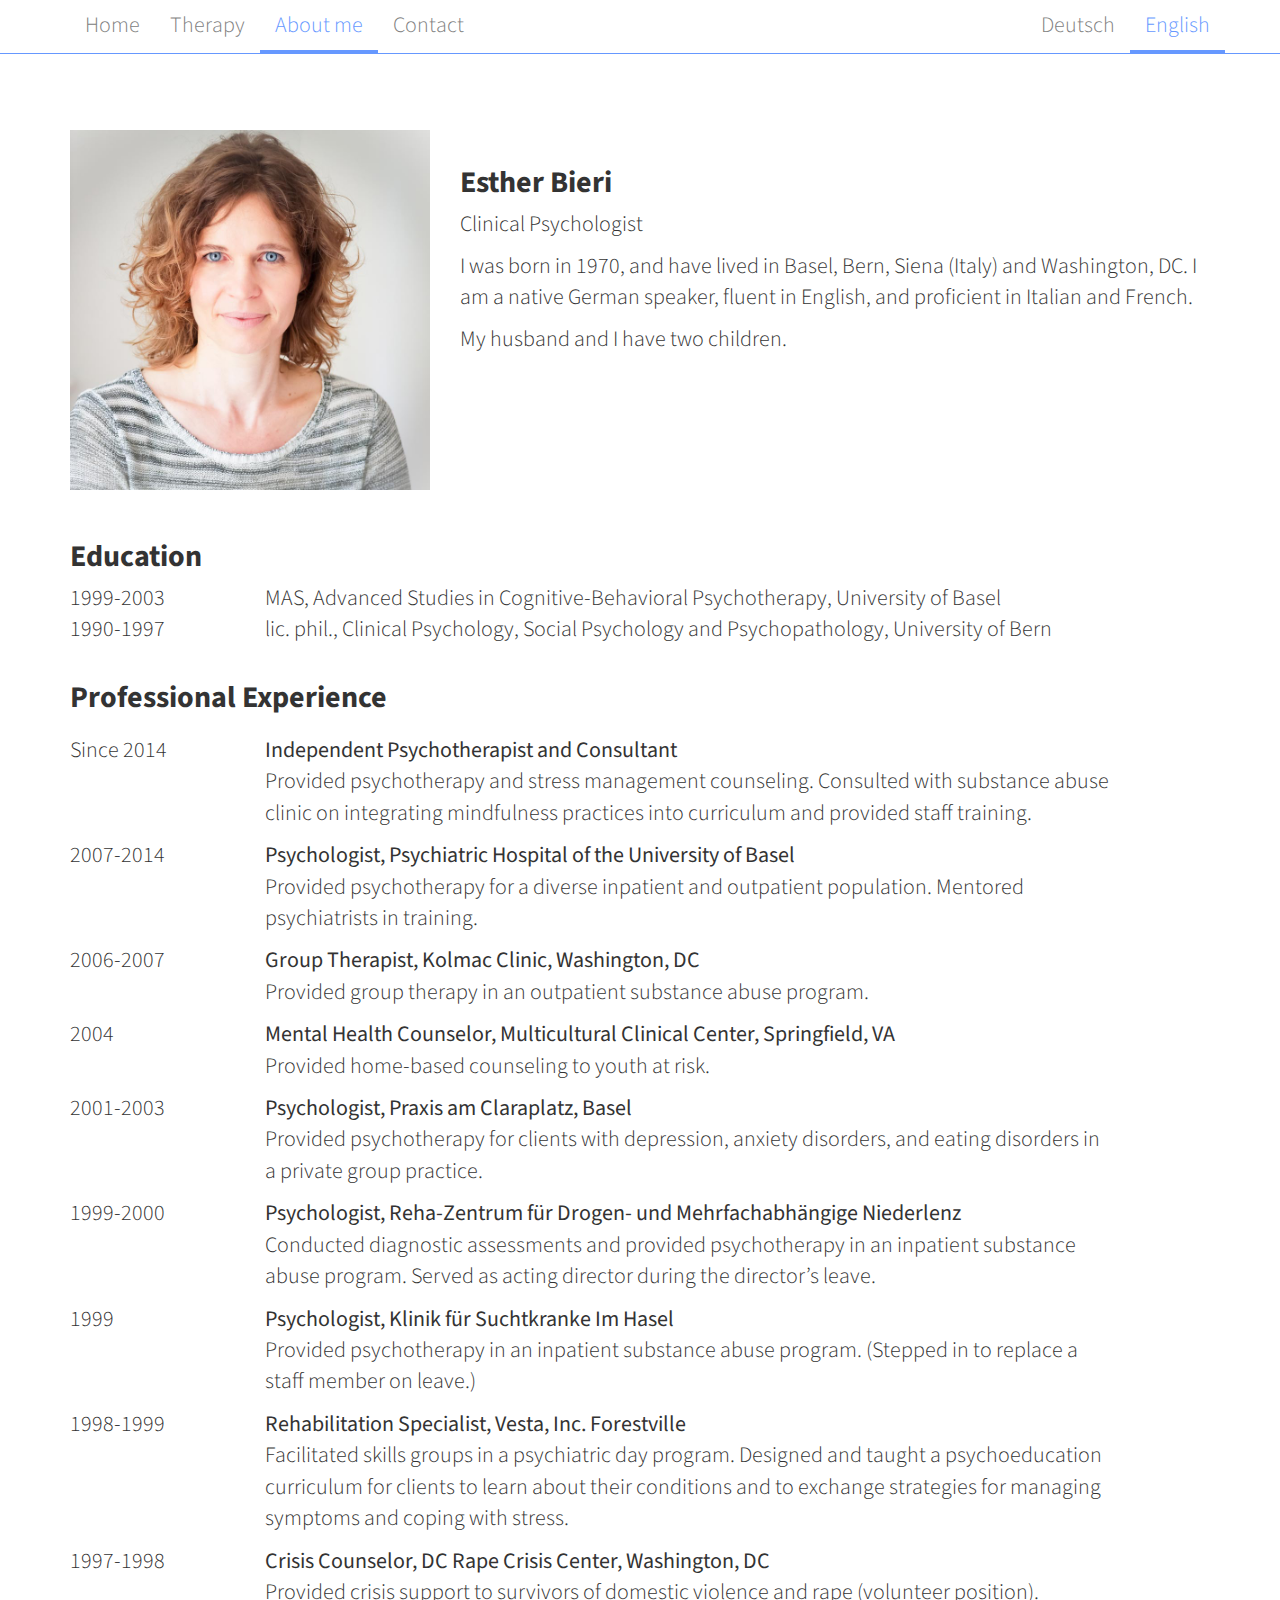
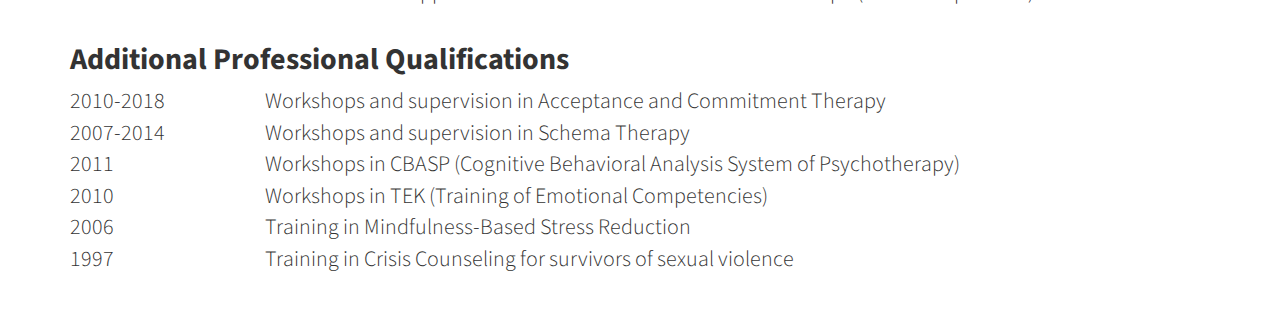
<file: en/about.html>
<!DOCTYPE html>
<html lang="en">
<head>
    <meta charset="utf-8">
    <meta http-equiv="X-UA-Compatible" content="IE=edge">
    <meta name="viewport" content="width=device-width, initial-scale=1">

    <link rel="icon" type="image/svg+xml" href="../img/logo.svg">
    <link rel="apple-touch-icon image_src" href="../apple-touch-icon.png">

    <title>Psychotherapy Esther Bieri | About me</title>

    <link rel="alternate" hreflang="de" href="https://psychotherapie-bieri.ch/about.html"/>
    <link href="../css/bootstrap-custom.css" rel="stylesheet">
    <link href="../css/style.css" rel="stylesheet">
    <link href='https://fonts.googleapis.com/css?family=Source+Sans+Pro:700,400,300' rel='stylesheet' type='text/css'>

    <!-- HTML5 shim and Respond.js for IE8 support of HTML5 elements and media queries -->
    <!-- WARNING: Respond.js doesn't work if you view the page via file:// -->
    <!--[if lt IE 9]>
    <script src="https://oss.maxcdn.com/html5shiv/3.7.2/html5shiv.min.js"></script>
    <script src="https://oss.maxcdn.com/respond/1.4.2/respond.min.js"></script>
    <![endif]-->

</head>
<body>

<nav class="navbar navbar-inverse navbar-fixed-top">
    <div class="container">
        <div class="navbar-header">
            <a href="index.html"><img  class="logo hidden-lg hidden-md hidden-sm" src="../img/logo.svg"/></a>
            <button type="button" class="navbar-toggle collapsed" data-toggle="collapse" data-target="#navbar"
                    aria-expanded="false" aria-controls="navbar">
                <span class="icon-bar"></span>
                <span class="icon-bar"></span>
                <span class="icon-bar"></span>
            </button>
        </div>
        <div id="navbar" class="collapse navbar-collapse">
            <ul class="nav navbar-nav">
                <li><a href="index.html">Home</a></li>
                <li><a href="therapy.html">Therapy</a></li>
                <li class="active"><a href="#">About me</a></li>
                <li><a href="contact.html">Contact</a></li>
            </ul>
            <ul class="nav navbar-nav navbar-right">
                <li role="separator" class="divider"></li>
                <li><a href="../about.html">Deutsch</a></li>
                <li class="active"><a href="#">English</a></li>
            </ul>
        </div>
    </div>
</nav>

<div class="container main">
    <div class="row section">
        <img class="col-lg-4 col-sm-6 col-xs-12" src="../img/esther-bieri.jpg"/>
        <div class="col-lg-8 col-sm-6 col-xs-12">
            <!-- reactive vertical space -->
            <div class="hidden-md hidden-sm hidden-xs">&nbsp;</div>
            <h1>Esther&nbsp;Bieri</h1>
            <p>
            Clinical Psychologist
            </p>
            <p>
            I was born in 1970, and have lived in Basel, Bern, Siena (Italy) and Washington, DC. I am a native German speaker, fluent in English, and proficient in Italian and French.
            <p>
            My husband and I have two children.
            </p>
        </div>
    </div>
    <div class="row section">
        <div class="col-xs-12">
            <h1>Education</h1>
        </div>
    </div>
    <div class="row">
        <div class="col-lg-2 col-xs-3">1999-2003</div>
        <div class="col-xs-9">MAS, Advanced Studies in Cognitive-Behavioral Psychotherapy, University of Basel</div>
    </div>
    <div class="row">
        <div class="col-lg-2 col-xs-3">1990-1997</div>
        <div class="col-xs-9">
            lic. phil., Clinical Psychology, Social Psychology and Psychopathology, University of Bern
        </div>
    </div>
    <div class="row section">
        <div class="col-xs-12">
            <h1>Professional Experience</h1>
        </div>
    </div>
    <div class="row margin-top-xs">
        <div class="col-lg-2 col-xs-3">Since 2014</div>
        <div class="col-xs-9"><span class="role">Independent Psychotherapist and Consultant</span><br/>
            Provided psychotherapy and stress management counseling. Consulted with substance abuse clinic on
            integrating mindfulness practices into curriculum and provided staff training.
        </div>
    </div>
    <div class="row margin-top-xs">
        <div class="col-lg-2 col-xs-3">2007-2014</div>
        <div class="col-xs-9"><span
                class="role">Psychologist, Psychiatric Hospital of the University of Basel</span><br/>
            Provided psychotherapy for a diverse inpatient and outpatient population. Mentored psychiatrists in
            training.
        </div>
    </div>
    <div class="row margin-top-xs">
        <div class="col-lg-2 col-xs-3">2006-2007</div>
        <div class="col-xs-9"><span class="role">Group Therapist, Kolmac Clinic, Washington, DC</span><br/>
            Provided group therapy in an outpatient substance abuse program.
        </div>
    </div>
    <div class="row margin-top-xs">
        <div class="col-lg-2 col-xs-3">2004</div>
        <div class="col-xs-9">
            <span class="role">Mental Health Counselor, Multicultural Clinical Center, Springfield, VA</span><br/>
            Provided home-based counseling to youth at risk.
        </div>
    </div>
    <div class="row margin-top-xs">
        <div class="col-lg-2 col-xs-3">2001-2003</div>
        <div class="col-xs-9"><span class="role">Psychologist, Praxis am Claraplatz, Basel</span><br/>
            Provided psychotherapy for clients with depression, anxiety disorders, and eating disorders in a private
            group practice.
        </div>
    </div>
    <div class="row margin-top-xs">
        <div class="col-lg-2 col-xs-3">1999-2000</div>
        <div class="col-xs-9">
            <span class="role">Psychologist, Reha-Zentrum für Drogen- und Mehrfachabhängige Niederlenz</span><br/>
            Conducted diagnostic assessments and provided psychotherapy in an inpatient substance abuse program. Served
            as acting director during the director’s leave.
        </div>
    </div>
    <div class="row margin-top-xs">
        <div class="col-lg-2 col-xs-3">1999</div>
        <div class="col-xs-9"><span class="role">Psychologist, Klinik für Suchtkranke Im Hasel</span><br/>
            Provided psychotherapy in an inpatient substance abuse program. (Stepped in to replace a staff member on
            leave.)
        </div>
    </div>
    <div class="row margin-top-xs">
        <div class="col-lg-2 col-xs-3">1998-1999</div>
        <div class="col-xs-9"><span class="role">Rehabilitation Specialist, Vesta, Inc. Forestville</span><br/>
            Facilitated skills groups in a psychiatric day program. Designed and taught a psychoeducation curriculum for
            clients to learn about their conditions and to exchange strategies for managing symptoms and coping with
            stress.
        </div>
    </div>
    <div class="row margin-top-xs">
        <div class="col-lg-2 col-xs-3">1997-1998</div>
        <div class="col-xs-9"><span class="role">Crisis Counselor, DC Rape Crisis Center, Washington, DC</span><br/>
            Provided crisis support to survivors of domestic violence and rape (volunteer position).
        </div>
    </div>
    <div class="row section">
        <div class="col-xs-12">
            <h1>Additional Professional Qualifications</h1>
        </div>
    </div>
    <div class="row">
        <div class="col-lg-2 col-xs-3">2010-2018</div>
        <div class="col-xs-9">Workshops and supervision in Acceptance and Commitment Therapy</div>
    </div>
    <div class="row">
        <div class="col-lg-2 col-xs-3">2007-2014</div>
        <div class="col-xs-9">Workshops and supervision in Schema Therapy</div>
    </div>
    <div class="row">
        <div class="col-lg-2 col-xs-3">2011</div>
        <div class="col-xs-9">Workshops in CBASP (Cognitive Behavioral Analysis System of Psychotherapy)</div>
    </div>
    <div class="row">
        <div class="col-lg-2 col-xs-3">2010</div>
        <div class="col-xs-9">Workshops in TEK (Training of Emotional Competencies)</div>
    </div>
    <div class="row">
        <div class="col-lg-2 col-xs-3">2006</div>
        <div class="col-xs-9">Training in Mindfulness-Based Stress Reduction</div>
    </div>
    <div class="row">
        <div class="col-lg-2 col-xs-3">1997</div>
        <div class="col-xs-9">Training in Crisis Counseling for survivors of sexual violence</div>
    </div>
</div>

<script src="../js/jquery.min.js"></script>
<script src="../js/bootstrap.min.js"></script>

</body>
</html>
</file>
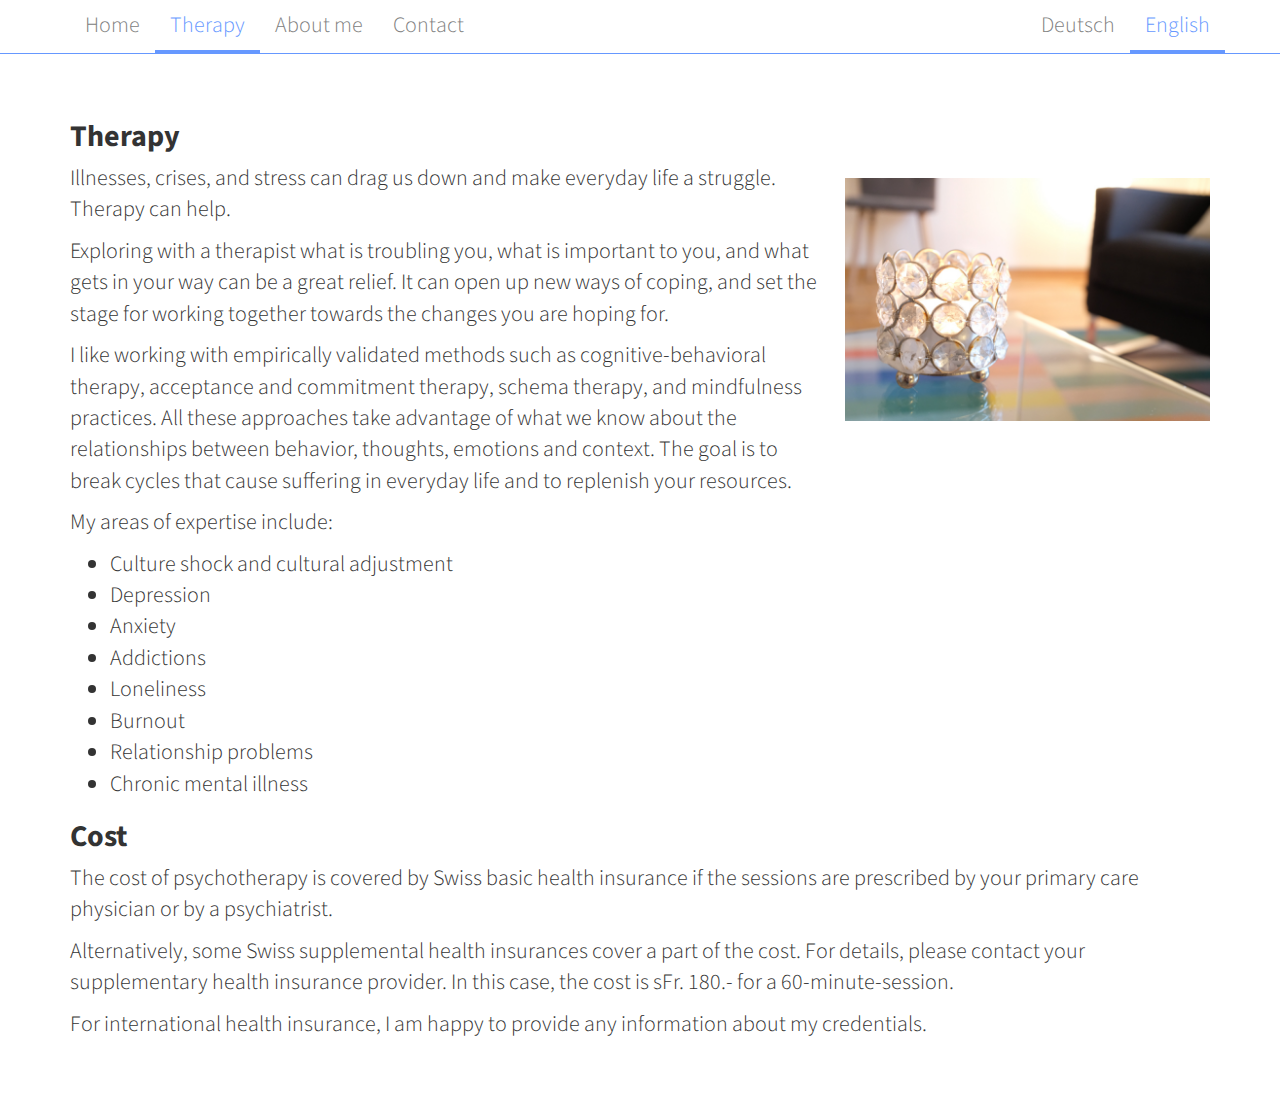
<file: en/therapy.html>
<!DOCTYPE html>
<html lang="en">
<head>
    <meta charset="utf-8">
    <meta http-equiv="X-UA-Compatible" content="IE=edge">
    <meta name="viewport" content="width=device-width, initial-scale=1">

    <link rel="apple-touch-icon" sizes="180x180" href="/apple-touch-icon.png">
    <link rel="icon" type="image/png" sizes="32x32" href="/favicon-32x32.png">
    <link rel="icon" type="image/png" sizes="16x16" href="/favicon-16x16.png">
    <link rel="manifest" href="/site.webmanifest">
    <link rel="mask-icon" href="/safari-pinned-tab.svg" color="#6698ff">
    <meta name="msapplication-TileColor" content="#000000">
    <meta name="theme-color" content="#ffffff">

    <title>Psychotherapy Esther Bieri | Therapy</title>

    <link rel="alternate" hreflang="de" href="https://psychotherapie-bieri.ch/angebot.html"/>
    <link href="../css/bootstrap-custom.css" rel="stylesheet">
    <link href="../css/style.css" rel="stylesheet">
    <link href='https://fonts.googleapis.com/css?family=Source+Sans+Pro:700,400,300' rel='stylesheet' type='text/css'>

    <!-- HTML5 shim and Respond.js for IE8 support of HTML5 elements and media queries -->
    <!-- WARNING: Respond.js doesn't work if you view the page via file:// -->
    <!--[if lt IE 9]>
    <script src="https://oss.maxcdn.com/html5shiv/3.7.2/html5shiv.min.js"></script>
    <script src="https://oss.maxcdn.com/respond/1.4.2/respond.min.js"></script>
    <![endif]-->

</head>
<body>

<nav class="navbar navbar-inverse navbar-fixed-top">
    <div class="container">
        <div class="navbar-header">
            <a href="index.html"><img  class="logo hidden-lg hidden-md hidden-sm" src="../img/logo.svg"/></a>
            <button type="button" class="navbar-toggle collapsed" data-toggle="collapse" data-target="#navbar"
                    aria-expanded="false" aria-controls="navbar">
                <span class="icon-bar"></span>
                <span class="icon-bar"></span>
                <span class="icon-bar"></span>
            </button>
        </div>
        <div id="navbar" class="collapse navbar-collapse">
            <ul class="nav navbar-nav">
                <li><a href="index.html">Home</a></li>
                <li class="active"><a href="#">Therapy</a></li>
                <li><a href="about.html">About me</a></li>
                <li><a href="contact.html">Contact</a></li>
            </ul>
            <ul class="nav navbar-nav navbar-right">
                <li role="separator" class="divider"></li>
                <li><a href="../angebot.html">Deutsch</a></li>
                <li class="active"><a href="#">English</a></li>
            </ul>
        </div>
    </div>
</nav>

<div class="container main">
    <div class="row">
        <h1 class="col-xs-12">Therapy</h1>
        <div class="col-xs-12">
            <!-- using visibility to work around not wanting to pull-right in xs -->
            <img class="no-left-padding no-right-padding hidden-lg hidden-md hidden-sm col-xs-12" src="../img/candle.jpg"/>
            <img class="no-right-padding hidden-xs col-lg-4 col-md-5 col-sm-6 pull-right" src="../img/candle.jpg"/>
            <p>
                Illnesses, crises, and stress can drag us down and make everyday life a struggle. Therapy can help.
            </p>
            <p>
                Exploring with a therapist what is troubling you, what is important to you, and what gets in your way
                can be a great relief. It can open up new ways of coping, and set the stage for working together towards
                the changes you are hoping for.
            </p>
            <p>
                I like working with empirically validated methods such as cognitive-behavioral therapy, acceptance and
                commitment therapy, schema therapy, and mindfulness practices. All these approaches take advantage of
                what we know about the relationships between behavior, thoughts, emotions and context. The goal is to
                break cycles that cause suffering in everyday life and to replenish your resources.
            </p>
            <p>
                My areas of expertise include:
            </p>
            <ul>
                <li>Culture shock and cultural adjustment</li>
                <li>Depression</li>
                <li>Anxiety</li>
                <li>Addictions</li>
                <li>Loneliness</li>
                <li>Burnout</li>
                <li>Relationship problems</li>
                <li>Chronic mental illness</li>
            </ul>
            <h1>Cost</h1>
            <p>
                The cost of psychotherapy is covered by Swiss basic health insurance if the sessions 
                are prescribed by your primary care physician or by a psychiatrist.
            </p>
            <p>
                Alternatively, some Swiss supplemental health insurances cover a part of the cost. 
                For details, please contact your supplementary health insurance provider. 
                In this case, the cost is sFr. 180.- for a 60-minute-session. 
            </p>
            <p>
                For international health insurance, I am happy to provide any information about 
                my credentials.
            </p>
        </div>
    </div>
</div>

<script src="../js/jquery.min.js"></script>
<script src="../js/bootstrap.min.js"></script>

</body>
</html>
</file>
<file: css/style.css>
* {
    font-size: 22px;
    font-weight: 300;
}

html {
    position: relative;
    min-height: 100%;
}

.main {
    padding-top: 100px;
    padding-bottom: 50px;
}

h1 {
    font-size: 30px;
    font-weight: 700;
}

h2 {
    font-weight: 700;
}

.section {
    padding-top: 15px;
}

img {
    padding-top: 15px;
    padding-bottom: 15px;
}

a:hover, a:visited, a:link, a:active {
    color: #6698ff;
    text-decoration: none;
}

.map {
    padding-top: 15px;
    padding-bottom: 15px;
}

.role {
    font-weight: 400;
}

.margin-top-xs {
    margin-top: 0.5em;
}

.margin-top-sm {
    margin-top: 1em;
}

.name {
    margin-bottom: 0;
}

.logo {
    position: fixed;
    top: 10px;
    left: 15px;
    width: 30px;
    height: 30px;
    padding: 0;
    z-index: 0;
}

.no-left-padding {
    padding-left: 0 !important;
}

.no-right-padding {
    padding-right: 0 !important;
}

.fully-booked-warning-box {
    display: block; /* toggle between 'block' or 'none' */
    margin-top: 15px;
    background-color: #6698ff33;
}

.divider {
    height: 1px;
    margin: 9px 0;
    overflow: hidden;
    background-color: #e5e5e5;
}
</file>
